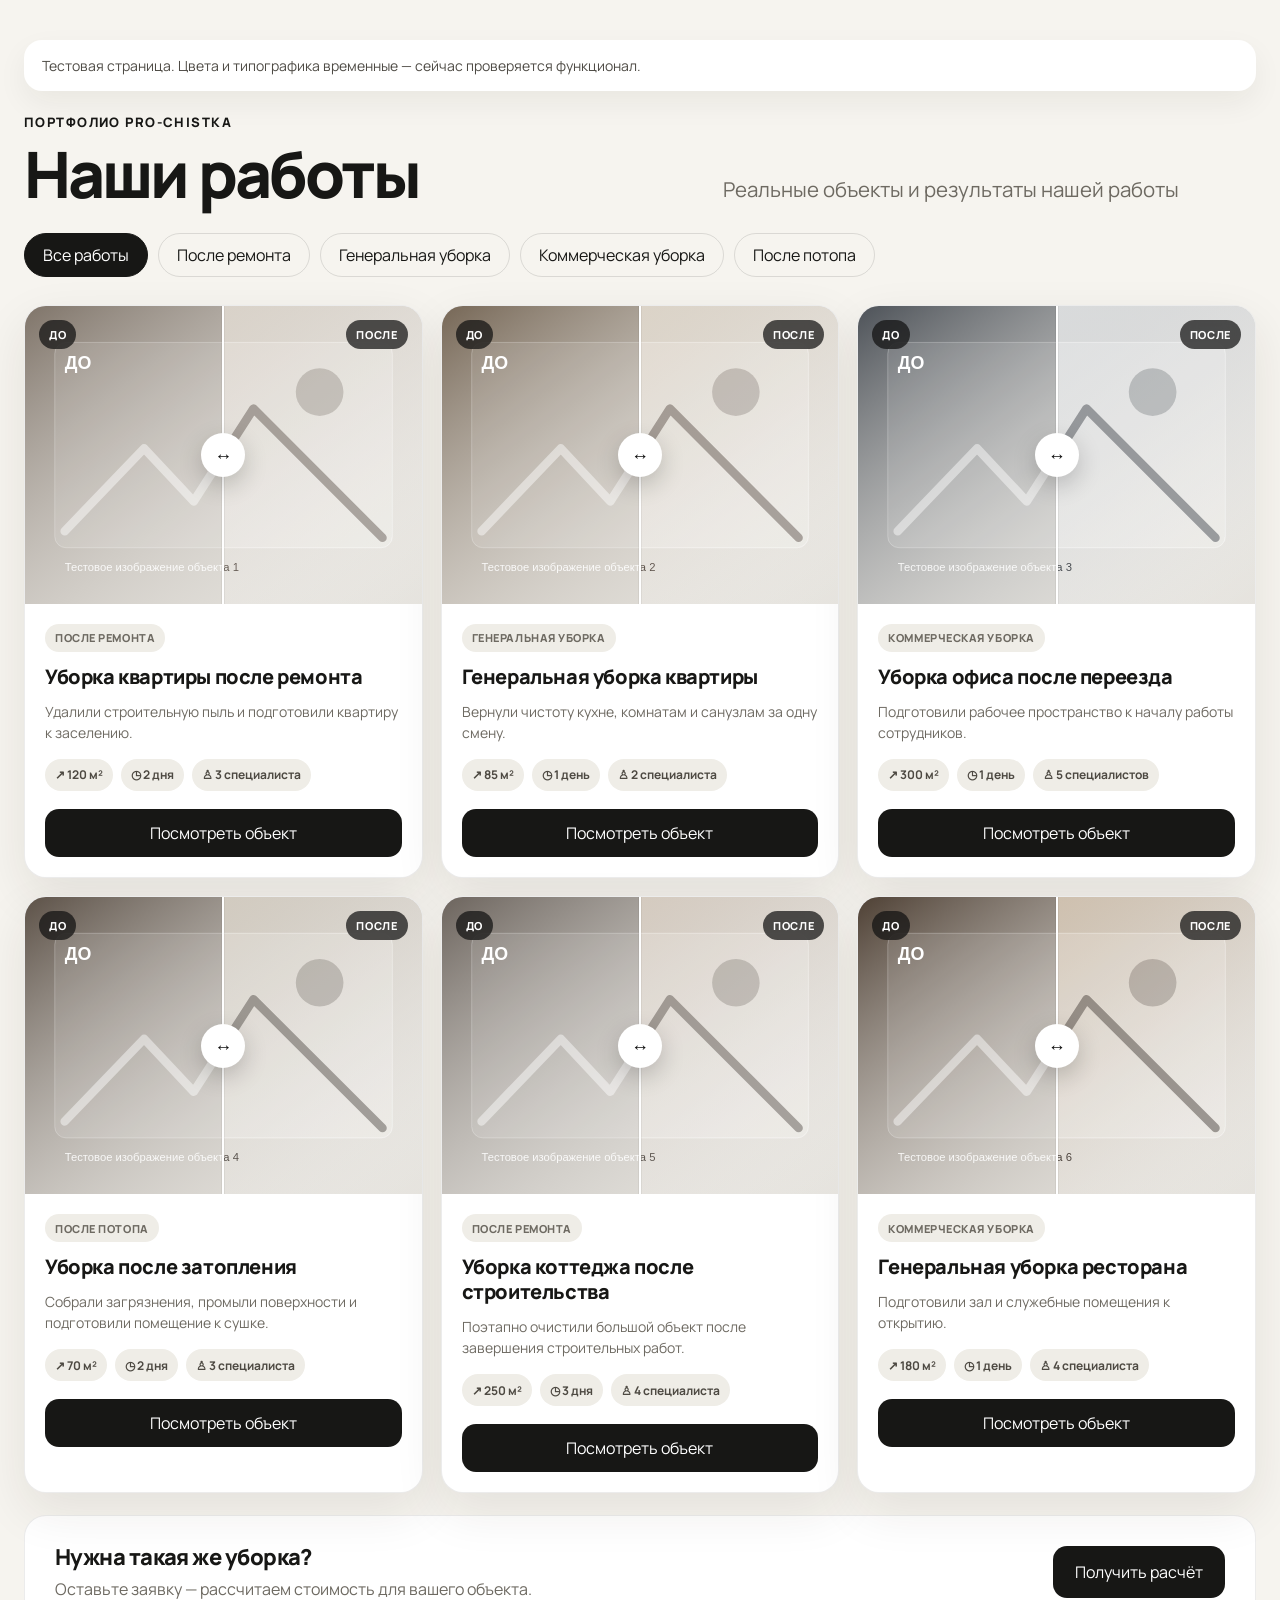
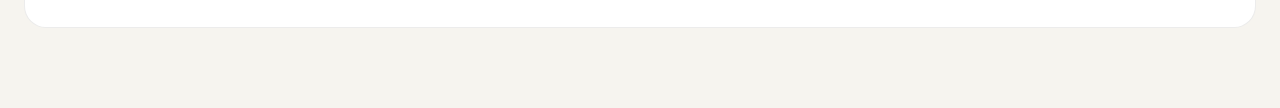
<file: index.html>
<!doctype html>
<html lang="ru">
<head>
  <meta charset="utf-8" />
  <meta name="viewport" content="width=device-width, initial-scale=1" />
  <title>PRO-CHISTKA — Наши работы</title>
  <meta name="description" content="Демонстрация виджета портфолио PRO-CHISTKA" />
  <link rel="preconnect" href="https://fonts.googleapis.com">
  <link rel="preconnect" href="https://fonts.gstatic.com" crossorigin>
  <link href="https://fonts.googleapis.com/css2?family=Manrope:wght@400;500;600;700;800&display=swap" rel="stylesheet">
  <style>
    html, body { margin: 0; min-height: 100%; background: #f6f4ef; font-family: Manrope, Arial, sans-serif; }
    .demo-shell { max-width: 1400px; margin: 0 auto; padding: 40px 24px 80px; }
    .demo-note { margin: 0 0 24px; padding: 16px 18px; background: #fff; border-radius: 18px; color: #4e4b45; font-size: 14px; box-shadow: 0 12px 30px rgba(31,29,24,.06); }
  </style>
</head>
<body>
  <main class="demo-shell">
    <p class="demo-note">Тестовая страница. Цвета и типографика временные — сейчас проверяется функционал.</p>
    <section
      data-prochistka-portfolio
      data-source="./data/works-data.js"
      data-limit="6"
      data-popup="#popup:prolead"
      data-title="Наши работы"
      data-subtitle="Реальные объекты и результаты нашей работы"
    ></section>
  </main>

  <script src="./widget.js" defer></script>
</body>
</html>
</file>
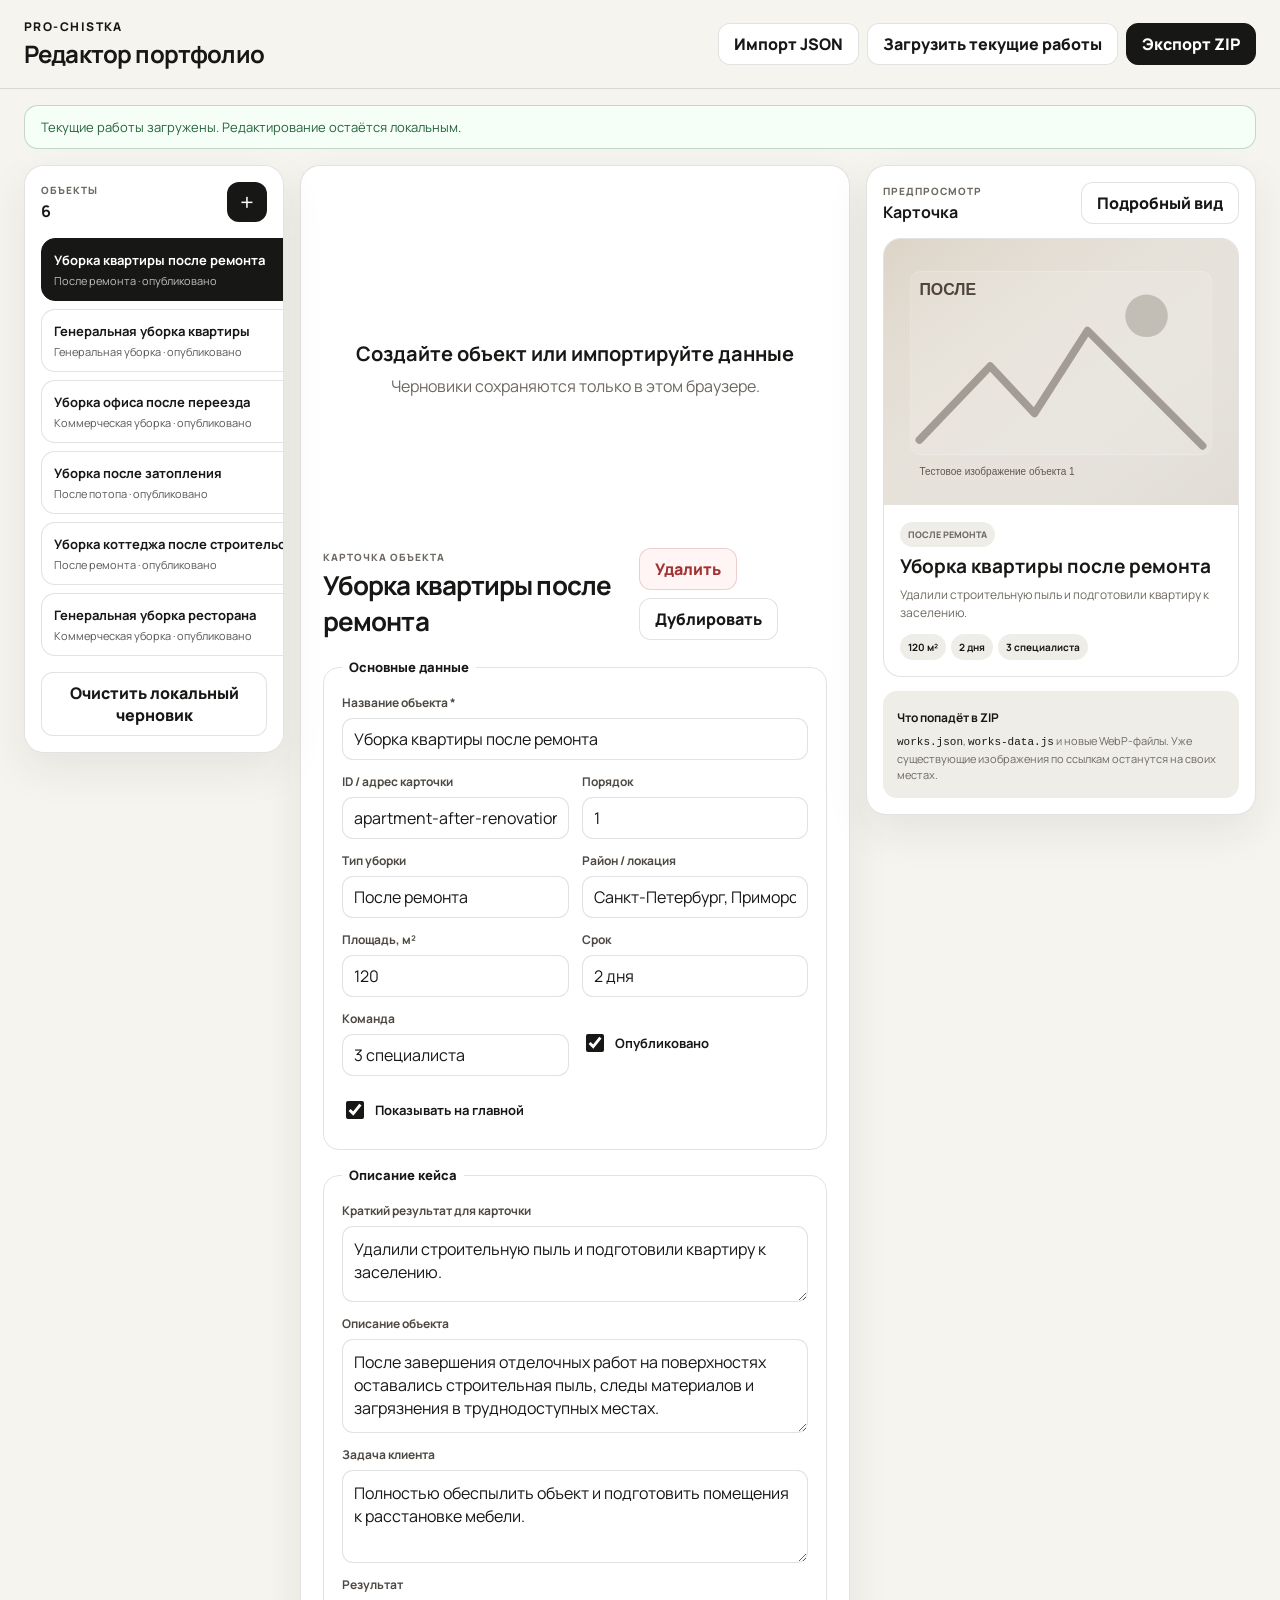
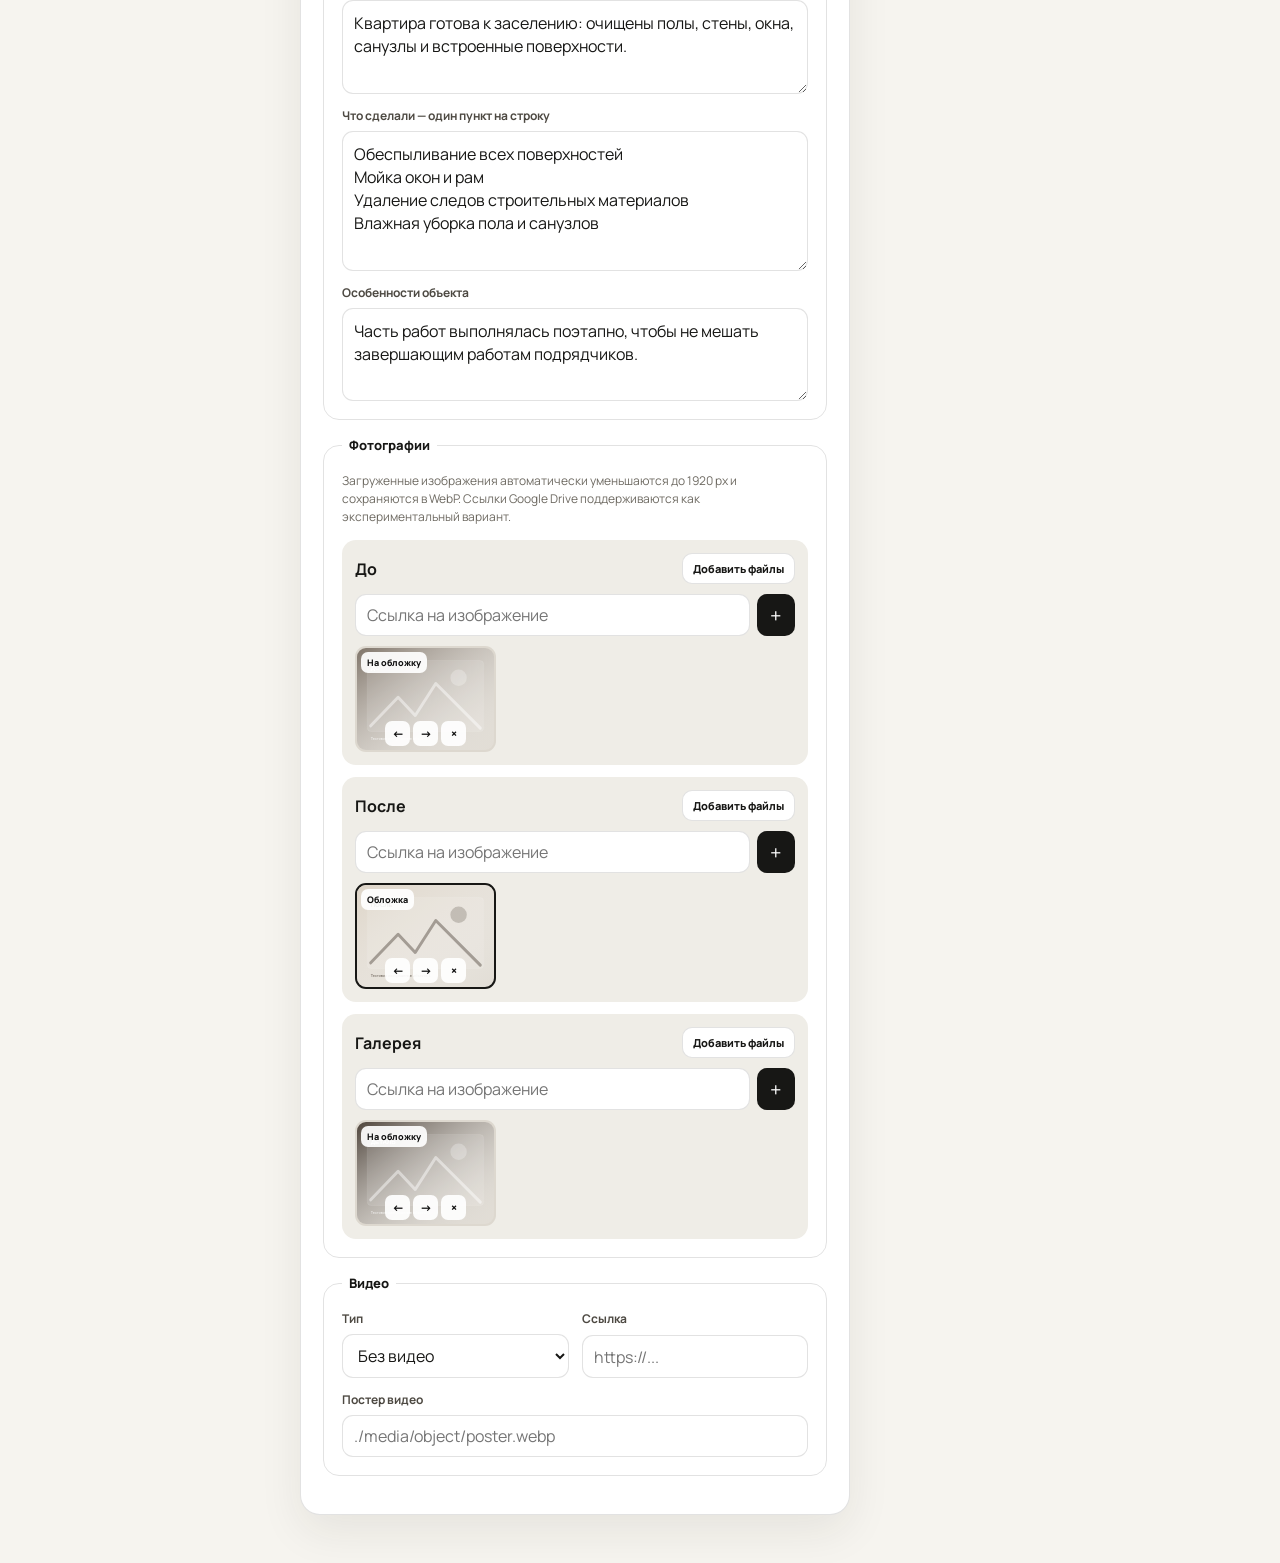
<file: editor/index.html>
<!doctype html>
<html lang="ru">
<head>
  <meta charset="utf-8">
  <meta name="viewport" content="width=device-width, initial-scale=1">
  <title>PRO-CHISTKA — редактор портфолио</title>
  <meta name="description" content="Локальный редактор карточек портфолио PRO-CHISTKA">
  <link rel="preconnect" href="https://fonts.googleapis.com">
  <link rel="preconnect" href="https://fonts.gstatic.com" crossorigin>
  <link href="https://fonts.googleapis.com/css2?family=Manrope:wght@400;500;600;700;800&display=swap" rel="stylesheet">
  <link rel="stylesheet" href="./editor.css">
</head>
<body>
  <header class="ed-topbar">
    <div>
      <p class="ed-brand">PRO-CHISTKA</p>
      <h1>Редактор портфолио</h1>
    </div>
    <div class="ed-topbar__actions">
      <label class="ed-button ed-button--soft" for="import-file">Импорт JSON</label>
      <input id="import-file" type="file" accept=".json,.js,application/json,text/javascript" hidden>
      <button class="ed-button ed-button--soft" type="button" id="load-site-data">Загрузить текущие работы</button>
      <button class="ed-button" type="button" id="export-zip">Экспорт ZIP</button>
    </div>
  </header>

  <div class="ed-status" id="status" role="status" aria-live="polite">Редактор работает локально в браузере. Изменения не отправляются в GitHub автоматически.</div>

  <main class="ed-layout">
    <aside class="ed-sidebar">
      <div class="ed-sidebar__head">
        <div>
          <span class="ed-kicker">Объекты</span>
          <strong id="works-count">0</strong>
        </div>
        <button class="ed-icon-button" type="button" id="add-work" aria-label="Добавить объект">+</button>
      </div>
      <div class="ed-work-list" id="work-list"></div>
      <button class="ed-button ed-button--wide ed-button--soft" type="button" id="clear-draft">Очистить локальный черновик</button>
    </aside>

    <section class="ed-editor" id="editor-panel">
      <div class="ed-empty" id="empty-state">
        <strong>Создайте объект или импортируйте данные</strong>
        <p>Черновики сохраняются только в этом браузере.</p>
      </div>

      <form id="work-form" hidden autocomplete="off">
        <div class="ed-section-head">
          <div>
            <span class="ed-kicker">Карточка объекта</span>
            <h2 id="form-title">Новая работа</h2>
          </div>
          <div class="ed-inline-actions">
            <button class="ed-button ed-button--danger-soft" type="button" id="delete-work">Удалить</button>
            <button class="ed-button ed-button--soft" type="button" id="duplicate-work">Дублировать</button>
          </div>
        </div>

        <fieldset class="ed-fieldset">
          <legend>Основные данные</legend>
          <div class="ed-form-grid">
            <label class="ed-field ed-field--full"><span>Название объекта *</span><input name="title" required placeholder="Уборка квартиры после ремонта"></label>
            <label class="ed-field"><span>ID / адрес карточки</span><input name="id" required placeholder="apartment-after-renovation"></label>
            <label class="ed-field"><span>Порядок</span><input name="order" type="number" min="1" step="1" value="1"></label>
            <label class="ed-field"><span>Тип уборки</span><input name="type" list="service-types" placeholder="После ремонта"></label>
            <datalist id="service-types"><option>После ремонта</option><option>Генеральная уборка</option><option>Коммерческая уборка</option><option>После потопа</option><option>Поддерживающая уборка</option><option>Мойка окон</option></datalist>
            <label class="ed-field"><span>Район / локация</span><input name="location" placeholder="Санкт-Петербург, Приморский район"></label>
            <label class="ed-field"><span>Площадь, м²</span><input name="area" type="number" min="0" step="1"></label>
            <label class="ed-field"><span>Срок</span><input name="duration" placeholder="1 день"></label>
            <label class="ed-field"><span>Команда</span><input name="team" placeholder="3 специалиста"></label>
            <label class="ed-check"><input name="published" type="checkbox" checked><span>Опубликовано</span></label>
            <label class="ed-check"><input name="featured" type="checkbox" checked><span>Показывать на главной</span></label>
          </div>
        </fieldset>

        <fieldset class="ed-fieldset">
          <legend>Описание кейса</legend>
          <div class="ed-form-grid">
            <label class="ed-field ed-field--full"><span>Краткий результат для карточки</span><textarea name="summary" rows="2" placeholder="Удалили строительную пыль и подготовили квартиру к заселению."></textarea></label>
            <label class="ed-field ed-field--full"><span>Описание объекта</span><textarea name="description" rows="3"></textarea></label>
            <label class="ed-field ed-field--full"><span>Задача клиента</span><textarea name="challenge" rows="3"></textarea></label>
            <label class="ed-field ed-field--full"><span>Результат</span><textarea name="result" rows="3"></textarea></label>
            <label class="ed-field ed-field--full"><span>Что сделали — один пункт на строку</span><textarea name="tasks" rows="5"></textarea></label>
            <label class="ed-field ed-field--full"><span>Особенности объекта</span><textarea name="note" rows="3"></textarea></label>
          </div>
        </fieldset>

        <fieldset class="ed-fieldset">
          <legend>Фотографии</legend>
          <p class="ed-help">Загруженные изображения автоматически уменьшаются до 1920 px и сохраняются в WebP. Ссылки Google Drive поддерживаются как экспериментальный вариант.</p>
          <div class="ed-media-columns">
            <section class="ed-media-section" data-media-section="before">
              <div class="ed-media-section__head"><strong>До</strong><label class="ed-mini-button">Добавить файлы<input type="file" accept="image/*" multiple data-media-input="before" hidden></label></div>
              <div class="ed-url-row"><input type="url" placeholder="Ссылка на изображение" data-url-input="before"><button type="button" data-add-url="before">+</button></div>
              <div class="ed-media-list" data-media-list="before"></div>
            </section>
            <section class="ed-media-section" data-media-section="after">
              <div class="ed-media-section__head"><strong>После</strong><label class="ed-mini-button">Добавить файлы<input type="file" accept="image/*" multiple data-media-input="after" hidden></label></div>
              <div class="ed-url-row"><input type="url" placeholder="Ссылка на изображение" data-url-input="after"><button type="button" data-add-url="after">+</button></div>
              <div class="ed-media-list" data-media-list="after"></div>
            </section>
            <section class="ed-media-section" data-media-section="gallery">
              <div class="ed-media-section__head"><strong>Галерея</strong><label class="ed-mini-button">Добавить файлы<input type="file" accept="image/*" multiple data-media-input="gallery" hidden></label></div>
              <div class="ed-url-row"><input type="url" placeholder="Ссылка на изображение" data-url-input="gallery"><button type="button" data-add-url="gallery">+</button></div>
              <div class="ed-media-list" data-media-list="gallery"></div>
            </section>
          </div>
        </fieldset>

        <fieldset class="ed-fieldset">
          <legend>Видео</legend>
          <div class="ed-form-grid">
            <label class="ed-field"><span>Тип</span><select name="videoType"><option value="">Без видео</option><option value="iframe">Встраиваемая ссылка</option><option value="file">MP4-файл по ссылке</option></select></label>
            <label class="ed-field"><span>Ссылка</span><input name="videoUrl" type="url" placeholder="https://..."></label>
            <label class="ed-field ed-field--full"><span>Постер видео</span><input name="videoPoster" placeholder="./media/object/poster.webp"></label>
          </div>
        </fieldset>
      </form>
    </section>

    <aside class="ed-preview">
      <div class="ed-preview__head">
        <div><span class="ed-kicker">Предпросмотр</span><strong>Карточка</strong></div>
        <button class="ed-button ed-button--soft" type="button" id="preview-details">Подробный вид</button>
      </div>
      <div id="preview-card" class="ed-preview-card"></div>
      <div class="ed-export-note">
        <strong>Что попадёт в ZIP</strong>
        <p><code>works.json</code>, <code>works-data.js</code> и новые WebP-файлы. Уже существующие изображения по ссылкам останутся на своих местах.</p>
      </div>
    </aside>
  </main>

  <div id="details-modal"></div>
  <script src="./editor.js" defer></script>
</body>
</html>
</file>
<file: editor/editor.css>
:root {
  --ed-bg: #f6f4ef;
  --ed-surface: #fff;
  --ed-soft: #efede7;
  --ed-text: #171715;
  --ed-muted: #6e6a62;
  --ed-line: rgba(23,23,21,.12);
  --ed-dark: #171715;
  --ed-danger: #a33232;
  --ed-radius: 20px;
  --ed-shadow: 0 16px 44px rgba(39,35,27,.08);
}
* { box-sizing: border-box; }
html { min-height: 100%; background: var(--ed-bg); }
body { margin: 0; min-width: 320px; color: var(--ed-text); background: var(--ed-bg); font-family: Manrope, Arial, sans-serif; }
button, input, textarea, select { font: inherit; }
button, label[for], .ed-mini-button { -webkit-tap-highlight-color: transparent; }
.ed-topbar { position: sticky; z-index: 20; top: 0; display: flex; gap: 24px; align-items: center; justify-content: space-between; padding: 18px 24px; background: rgba(246,244,239,.94); border-bottom: 1px solid var(--ed-line); backdrop-filter: blur(16px); }
.ed-brand { margin: 0 0 2px; font-size: 12px; font-weight: 800; letter-spacing: .12em; }
.ed-topbar h1 { margin: 0; font-size: 24px; letter-spacing: -.035em; }
.ed-topbar__actions, .ed-inline-actions { display: flex; flex-wrap: wrap; gap: 8px; }
.ed-status { margin: 16px 24px 0; padding: 12px 16px; border: 1px solid var(--ed-line); border-radius: 14px; color: var(--ed-muted); background: var(--ed-surface); font-size: 13px; }
.ed-status.is-error { color: var(--ed-danger); border-color: rgba(163,50,50,.28); background: #fff7f7; }
.ed-status.is-success { color: #27643d; border-color: rgba(39,100,61,.25); background: #f5fff8; }
.ed-layout { display: grid; grid-template-columns: 260px minmax(520px, 1fr) minmax(300px, 390px); gap: 16px; align-items: start; padding: 16px 24px 48px; }
.ed-sidebar, .ed-editor, .ed-preview { min-width: 0; background: var(--ed-surface); border: 1px solid var(--ed-line); border-radius: var(--ed-radius); box-shadow: var(--ed-shadow); }
.ed-sidebar, .ed-preview { position: sticky; top: 104px; max-height: calc(100vh - 124px); overflow: auto; }
.ed-sidebar { padding: 16px; }
.ed-sidebar__head, .ed-preview__head, .ed-section-head, .ed-media-section__head { display: flex; align-items: center; justify-content: space-between; gap: 12px; }
.ed-kicker { display: block; margin-bottom: 3px; color: var(--ed-muted); font-size: 10px; font-weight: 800; letter-spacing: .1em; text-transform: uppercase; }
.ed-icon-button { width: 40px; height: 40px; border: 0; border-radius: 12px; color: #fff; background: var(--ed-dark); cursor: pointer; font-size: 24px; line-height: 1; }
.ed-work-list { display: grid; gap: 8px; margin: 16px 0; }
.ed-work-item { width: 100%; padding: 12px; border: 1px solid var(--ed-line); border-radius: 14px; text-align: left; color: var(--ed-text); background: #fff; cursor: pointer; }
.ed-work-item.is-active { color: #fff; background: var(--ed-dark); border-color: var(--ed-dark); }
.ed-work-item strong { display: block; overflow: hidden; text-overflow: ellipsis; white-space: nowrap; font-size: 13px; }
.ed-work-item span { display: block; margin-top: 4px; opacity: .72; font-size: 11px; }
.ed-button { display: inline-flex; min-height: 42px; align-items: center; justify-content: center; padding: 9px 15px; border: 1px solid var(--ed-dark); border-radius: 12px; color: #fff; background: var(--ed-dark); cursor: pointer; font-weight: 800; text-decoration: none; }
.ed-button:hover, .ed-icon-button:hover, .ed-mini-button:hover { opacity: .85; }
.ed-button--soft { color: var(--ed-text); border-color: var(--ed-line); background: #fff; }
.ed-button--danger-soft { color: var(--ed-danger); border-color: rgba(163,50,50,.2); background: #fff5f5; }
.ed-button--wide { width: 100%; }
.ed-editor { padding: 22px; }
.ed-empty { display: grid; min-height: 360px; place-items: center; align-content: center; text-align: center; color: var(--ed-muted); }
.ed-empty strong { color: var(--ed-text); font-size: 20px; }
.ed-empty p { margin: 8px 0 0; }
.ed-section-head { margin-bottom: 18px; }
.ed-section-head h2 { margin: 0; font-size: 26px; letter-spacing: -.035em; }
.ed-fieldset { min-width: 0; margin: 0 0 16px; padding: 18px; border: 1px solid var(--ed-line); border-radius: 16px; }
.ed-fieldset legend { padding: 0 7px; font-size: 13px; font-weight: 800; }
.ed-form-grid { display: grid; grid-template-columns: repeat(2, minmax(0,1fr)); gap: 13px; }
.ed-field { display: grid; gap: 7px; min-width: 0; }
.ed-field--full { grid-column: 1 / -1; }
.ed-field span { color: #4d4942; font-size: 12px; font-weight: 700; }
.ed-field input, .ed-field textarea, .ed-field select, .ed-url-row input { width: 100%; min-width: 0; border: 1px solid var(--ed-line); border-radius: 11px; outline: 0; color: var(--ed-text); background: #fff; }
.ed-field input, .ed-field select, .ed-url-row input { min-height: 42px; padding: 9px 11px; }
.ed-field textarea { min-height: 76px; padding: 11px; resize: vertical; line-height: 1.45; }
.ed-field input:focus, .ed-field textarea:focus, .ed-field select:focus, .ed-url-row input:focus { border-color: #777168; box-shadow: 0 0 0 3px rgba(23,23,21,.06); }
.ed-check { display: flex; align-items: center; gap: 8px; min-height: 42px; font-size: 13px; font-weight: 700; }
.ed-check input { width: 18px; height: 18px; accent-color: var(--ed-dark); }
.ed-help { margin: 0 0 14px; color: var(--ed-muted); font-size: 12px; line-height: 1.5; }
.ed-media-columns { display: grid; gap: 12px; }
.ed-media-section { min-width: 0; padding: 13px; border-radius: 14px; background: var(--ed-soft); }
.ed-mini-button { padding: 7px 10px; border: 1px solid var(--ed-line); border-radius: 10px; color: var(--ed-text); background: #fff; cursor: pointer; font-size: 11px; font-weight: 800; }
.ed-url-row { display: grid; grid-template-columns: minmax(0,1fr) 38px; gap: 7px; margin: 10px 0; }
.ed-url-row button { border: 0; border-radius: 10px; color: #fff; background: var(--ed-dark); cursor: pointer; font-size: 20px; }
.ed-media-list { display: grid; grid-template-columns: repeat(3, minmax(0,1fr)); gap: 8px; }
.ed-media-item { position: relative; min-width: 0; overflow: hidden; border: 2px solid transparent; border-radius: 11px; background: #ddd8cf; aspect-ratio: 4/3; }
.ed-media-item.is-cover { border-color: var(--ed-dark); }
.ed-media-item img { width: 100%; height: 100%; object-fit: cover; display: block; }
.ed-media-item__controls { position: absolute; inset: auto 4px 4px; display: flex; gap: 3px; justify-content: center; }
.ed-media-item__controls button { width: 25px; height: 25px; padding: 0; border: 0; border-radius: 7px; color: #111; background: rgba(255,255,255,.92); cursor: pointer; font-size: 12px; font-weight: 800; }
.ed-media-item__cover { position: absolute; top: 4px; left: 4px; padding: 4px 6px; border: 0; border-radius: 7px; color: #111; background: rgba(255,255,255,.92); cursor: pointer; font-size: 9px; font-weight: 800; }
.ed-preview { padding: 16px; }
.ed-preview__head { margin-bottom: 14px; }
.ed-preview-card { overflow: hidden; min-height: 260px; border: 1px solid var(--ed-line); border-radius: 18px; background: #fff; }
.ed-preview-card__image { position: relative; overflow: hidden; aspect-ratio: 4/3; background: #dcd8cf; }
.ed-preview-card__image img { width: 100%; height: 100%; object-fit: cover; display: block; }
.ed-preview-card__placeholder { display: grid; width: 100%; height: 100%; place-items: center; color: var(--ed-muted); font-size: 12px; }
.ed-preview-card__body { padding: 16px; }
.ed-preview-card__type { display: inline-flex; margin-bottom: 8px; padding: 6px 8px; border-radius: 999px; color: var(--ed-muted); background: var(--ed-soft); font-size: 9px; font-weight: 800; text-transform: uppercase; }
.ed-preview-card h3 { margin: 0 0 8px; font-size: 19px; line-height: 1.25; }
.ed-preview-card p { margin: 0 0 12px; color: var(--ed-muted); font-size: 12px; line-height: 1.5; }
.ed-preview-card__facts { display: flex; flex-wrap: wrap; gap: 5px; }
.ed-preview-card__facts span { padding: 6px 8px; border-radius: 999px; background: var(--ed-soft); font-size: 10px; font-weight: 700; }
.ed-export-note { margin-top: 14px; padding: 14px; border-radius: 14px; background: var(--ed-soft); }
.ed-export-note strong { font-size: 12px; }
.ed-export-note p { margin: 6px 0 0; color: var(--ed-muted); font-size: 11px; line-height: 1.5; }
.ed-export-note code { color: var(--ed-text); }
.ed-details { position: fixed; z-index: 100; inset: 0; display: flex; align-items: center; justify-content: center; padding: 20px; }
.ed-details__backdrop { position: absolute; inset: 0; background: rgba(15,14,12,.72); backdrop-filter: blur(8px); }
.ed-details__dialog { position: relative; z-index: 1; width: min(960px,100%); max-height: calc(100vh - 40px); overflow: auto; border-radius: 22px; background: var(--ed-bg); box-shadow: 0 30px 90px rgba(0,0,0,.35); }
.ed-details__close { position: sticky; z-index: 2; top: 12px; float: right; width: 40px; height: 40px; margin: 12px 12px -52px 0; border: 0; border-radius: 50%; background: #fff; cursor: pointer; font-size: 22px; }
.ed-details__hero { width: 100%; aspect-ratio: 16/8; object-fit: cover; display: block; background: #ddd8cf; }
.ed-details__content { padding: 26px; }
.ed-details__content h2 { margin: 0 0 12px; font-size: clamp(30px,5vw,52px); letter-spacing: -.045em; }
.ed-details__lead { color: var(--ed-muted); line-height: 1.6; }
.ed-details__grid { display: grid; grid-template-columns: repeat(2,minmax(0,1fr)); gap: 12px; margin-top: 18px; }
.ed-details__panel { padding: 18px; border-radius: 16px; background: #fff; }
.ed-details__panel h3 { margin: 0 0 8px; font-size: 15px; }
.ed-details__panel p, .ed-details__panel li { color: var(--ed-muted); font-size: 13px; line-height: 1.55; }
.ed-details__gallery { display: grid; grid-template-columns: repeat(3,minmax(0,1fr)); gap: 8px; margin-top: 14px; }
.ed-details__gallery img { width: 100%; aspect-ratio: 4/3; object-fit: cover; border-radius: 12px; }
@media (max-width: 1180px) { .ed-layout { grid-template-columns: 230px minmax(0,1fr); } .ed-preview { position: static; grid-column: 1 / -1; max-height: none; } .ed-preview-card { max-width: 430px; } }
@media (max-width: 760px) { .ed-topbar { position: static; align-items: flex-start; flex-direction: column; } .ed-topbar__actions { width: 100%; } .ed-topbar__actions .ed-button { flex: 1 1 auto; } .ed-status { margin-inline: 12px; } .ed-layout { grid-template-columns: 1fr; padding: 12px; } .ed-sidebar, .ed-preview { position: static; max-height: none; } .ed-editor { padding: 14px; } .ed-form-grid { grid-template-columns: 1fr; } .ed-field--full { grid-column: auto; } .ed-media-list { grid-template-columns: repeat(2,minmax(0,1fr)); } .ed-details { padding: 0; align-items: flex-end; } .ed-details__dialog { max-height: 94vh; border-radius: 22px 22px 0 0; } .ed-details__grid { grid-template-columns: 1fr; } .ed-details__gallery { grid-template-columns: repeat(2,minmax(0,1fr)); } }
</file>
